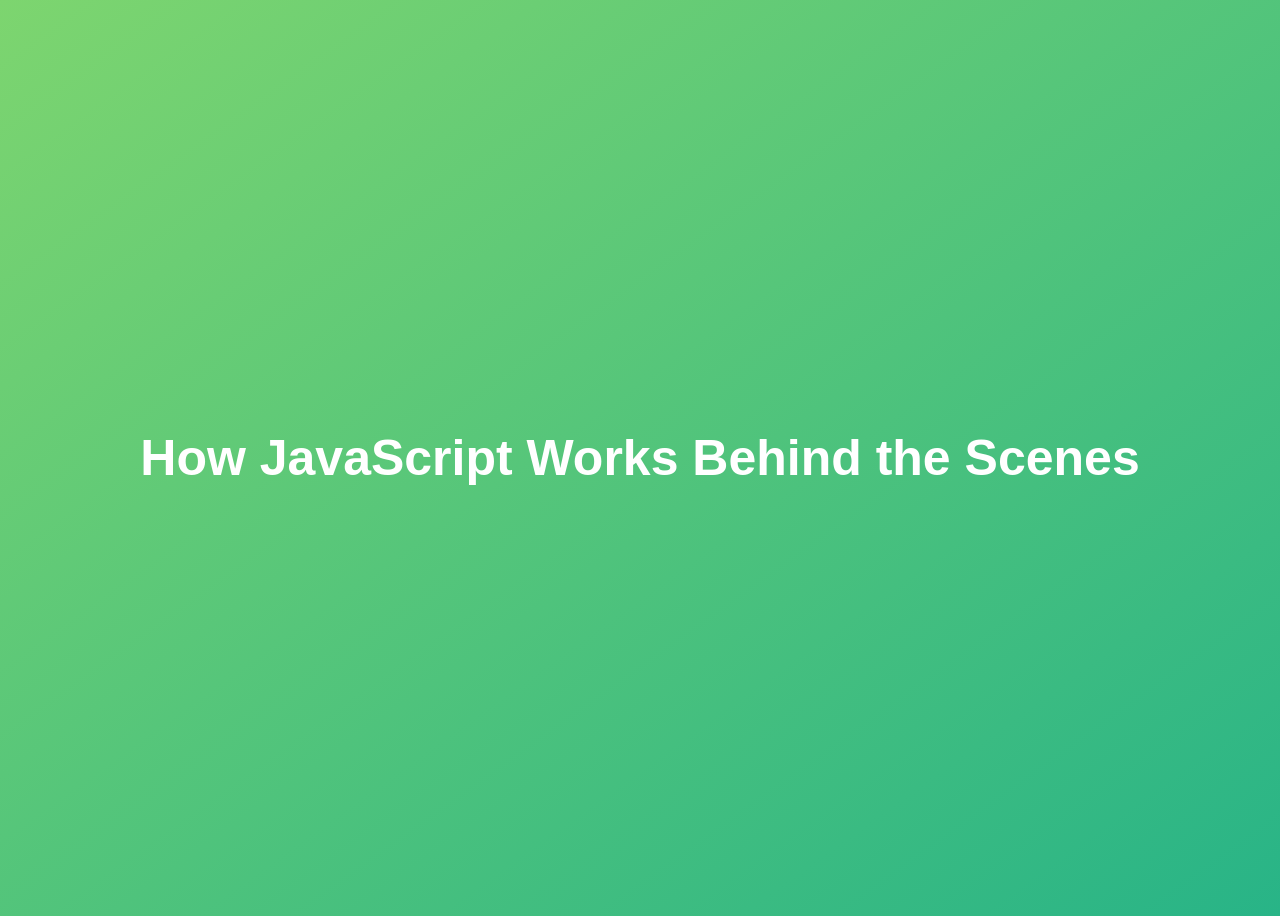
<file: index.html>
<!DOCTYPE html>
<html lang="en">
  <head>
    <meta charset="UTF-8" />
    <meta name="viewport" content="width=device-width, initial-scale=1.0" />
    <meta http-equiv="X-UA-Compatible" content="ie=edge" />
    <title>How JavaScript Works Behind the Scenes</title>
    <style>
      body {
        height: 100vh;
        display: flex;
        align-items: center;
        background: linear-gradient(to top left, #28b487, #7dd56f);
      }
      h1 {
        font-family: sans-serif;
        font-size: 50px;
        line-height: 1.3;
        width: 100%;
        padding: 30px;
        text-align: center;
        color: white;
      }
    </style>
  </head>
  <body>
    <h1>How JavaScript Works Behind the Scenes</h1>
    <script src="script.js"></script>
  </body>
</html>
</file>
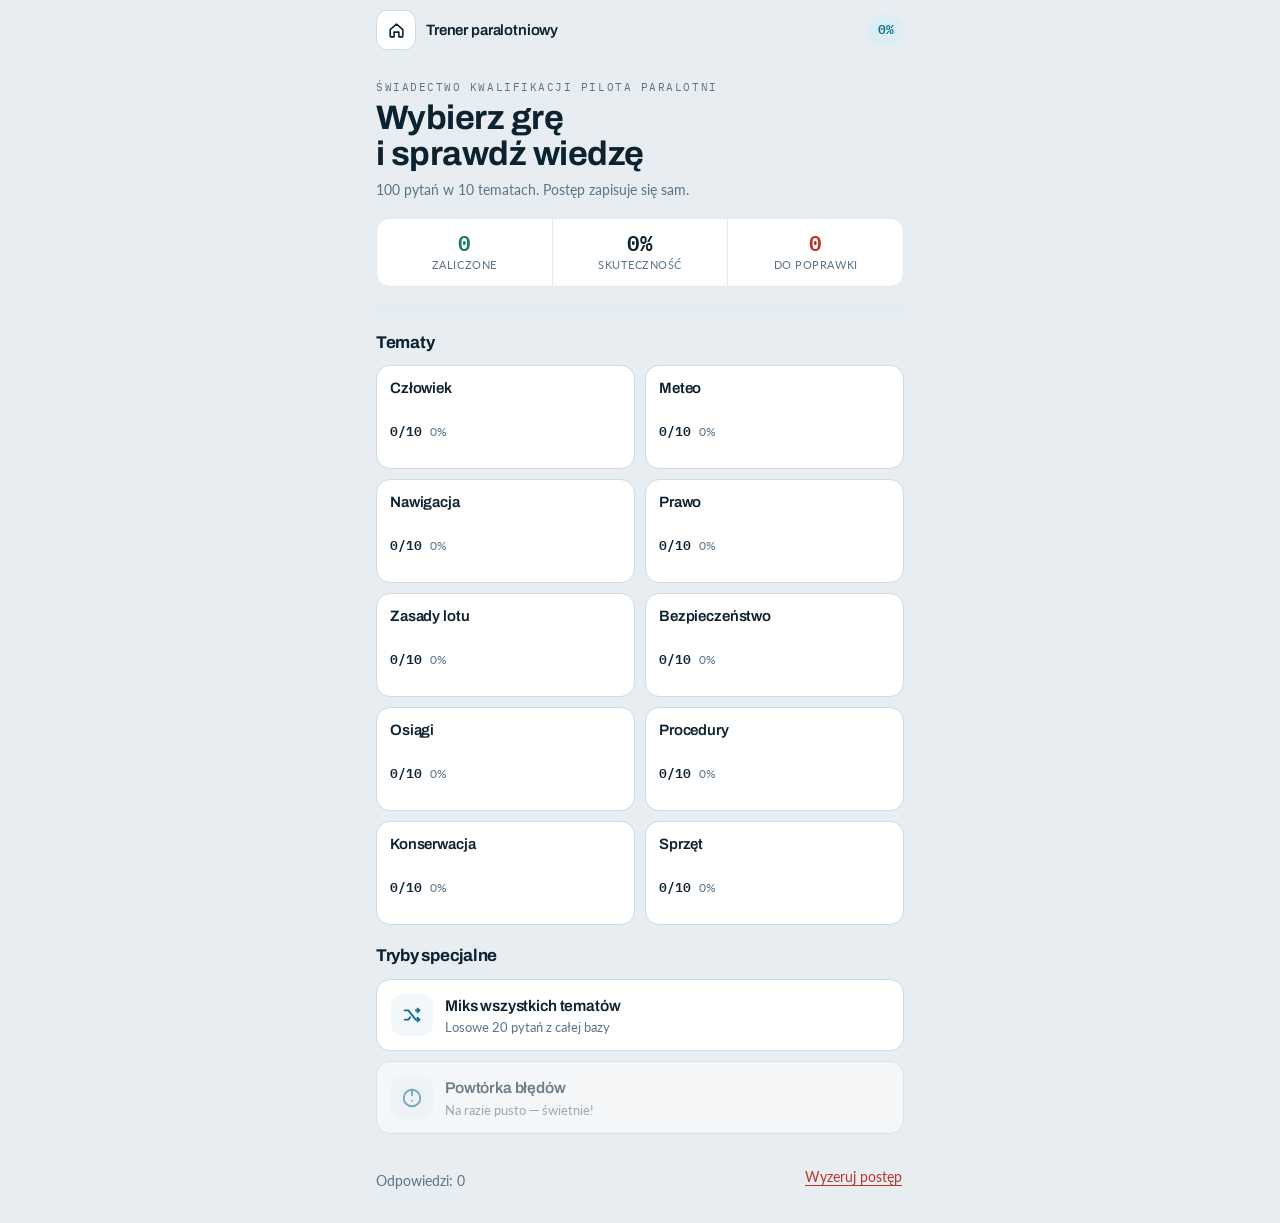
<file: quiz/index.html>
<!DOCTYPE html>
<html lang="pl">
  <head>
    <meta charset="UTF-8" />
    <meta name="viewport" content="width=device-width, initial-scale=1, viewport-fit=cover" />
    <meta name="description" content="Trening do świadectwa kwalifikacji pilota paralotni: fiszki, test ABCD, pytania otwarte, prawda/fałsz i runda na czas." />
    <meta name="theme-color" content="#e7edf1" />
    <title>Trener paralotniowy</title>
    <link rel="preconnect" href="https://fonts.googleapis.com" />
    <link rel="preconnect" href="https://fonts.gstatic.com" crossorigin />
    <link
      rel="stylesheet"
      href="https://fonts.googleapis.com/css2?family=Archivo:wght@600;700;800&family=IBM+Plex+Mono:wght@500;600&family=Lato:wght@400;700;900&display=swap"
    />
    <link rel="stylesheet" href="styles.css" />
  </head>
  <body>
    <div id="app"></div>
    <script src="questions.js"></script>
    <script src="app.js"></script>
  </body>
</html>
</file>
<file: quiz/styles.css>
/* ---------- tokens ---------- */
:root {
  --bg: #e7edf1;
  --surface: #ffffff;
  --surface-2: #f2f7f9;
  --ink: #0d2230;
  --muted: #5a7488;
  --line: #ccdbe4;
  --line-soft: #e2ebf0;
  --accent: #dd4f1d;
  --accent-soft: #fbe6dd;
  --on-accent: #ffffff;
  --sky: #0f6f8e;
  --sky-soft: #dceef4;
  --good: #1a7f54;
  --good-soft: #dcf0e6;
  --bad: #b93526;
  --bad-soft: #fbe2df;
  --shadow: 0 1px 2px rgba(13, 34, 48, 0.07), 0 8px 20px -12px rgba(13, 34, 48, 0.3);
  --radius: 14px;
  --tap: 52px;
}

@media (prefers-color-scheme: dark) {
  :root:not([data-theme='light']) {
    --bg: #0a1620;
    --surface: #11232f;
    --surface-2: #17303f;
    --ink: #e4eef4;
    --muted: #8ea7b7;
    --line: #23404f;
    --line-soft: #1a3341;
    --accent: #ff7a45;
    --accent-soft: #3a1e14;
    --on-accent: #1a0d07;
    --sky: #4fb9dc;
    --sky-soft: #10303d;
    --good: #45c489;
    --good-soft: #0f3229;
    --bad: #ff6f5e;
    --bad-soft: #3a1714;
    --shadow: 0 1px 2px rgba(0, 0, 0, 0.4), 0 10px 24px -14px rgba(0, 0, 0, 0.8);
  }
}

:root[data-theme='dark'] {
  --bg: #0a1620;
  --surface: #11232f;
  --surface-2: #17303f;
  --ink: #e4eef4;
  --muted: #8ea7b7;
  --line: #23404f;
  --line-soft: #1a3341;
  --accent: #ff7a45;
  --accent-soft: #3a1e14;
  --on-accent: #1a0d07;
  --sky: #4fb9dc;
  --sky-soft: #10303d;
  --good: #45c489;
  --good-soft: #0f3229;
  --bad: #ff6f5e;
  --bad-soft: #3a1714;
  --shadow: 0 1px 2px rgba(0, 0, 0, 0.4), 0 10px 24px -14px rgba(0, 0, 0, 0.8);
}

/* ---------- base ---------- */
* { box-sizing: border-box; }

html, body { height: 100%; }

body {
  margin: 0;
  background: var(--bg);
  color: var(--ink);
  font-family: 'Lato', system-ui, -apple-system, 'Segoe UI', sans-serif;
  font-size: 16px;
  line-height: 1.5;
  -webkit-text-size-adjust: 100%;
  -webkit-tap-highlight-color: transparent;
}

h1, h2, h3 {
  font-family: 'Archivo', system-ui, sans-serif;
  font-weight: 700;
  letter-spacing: -0.015em;
  text-wrap: balance;
  margin: 0;
}

button { font: inherit; color: inherit; }

:focus-visible {
  outline: 3px solid var(--sky);
  outline-offset: 2px;
  border-radius: 6px;
}

.mono {
  font-family: 'IBM Plex Mono', ui-monospace, 'SFMono-Regular', Menlo, monospace;
  font-variant-numeric: tabular-nums;
}

.shell {
  max-width: 560px;
  margin: 0 auto;
  min-height: 100%;
  display: flex;
  flex-direction: column;
}

/* ---------- topbar ---------- */
.topbar {
  position: sticky;
  top: env(safe-area-inset-top, 0px);
  z-index: 20;
  display: flex;
  align-items: center;
  gap: 10px;
  padding: 10px 16px;
  background: color-mix(in srgb, var(--bg) 88%, transparent);
  backdrop-filter: blur(10px);
  border-bottom: 1px solid var(--line-soft);
}

.topbar .crumb {
  flex: 1;
  min-width: 0;
  font-family: 'Archivo', system-ui, sans-serif;
  font-weight: 600;
  font-size: 15px;
  letter-spacing: -0.01em;
  white-space: nowrap;
  overflow: hidden;
  text-overflow: ellipsis;
}

.iconbtn {
  flex: none;
  width: 40px;
  height: 40px;
  display: grid;
  place-items: center;
  border: 1px solid var(--line);
  background: var(--surface);
  border-radius: 11px;
  cursor: pointer;
  transition: transform 0.12s ease, border-color 0.12s ease;
}
.iconbtn:active { transform: scale(0.94); }
.iconbtn svg { width: 19px; height: 19px; }

.badge-pct {
  flex: none;
  padding: 6px 10px;
  border-radius: 999px;
  background: var(--sky-soft);
  color: var(--sky);
  font-size: 13px;
  font-weight: 600;
}

/* ---------- page ---------- */
.page {
  flex: 1;
  padding: 18px 16px calc(28px + env(safe-area-inset-bottom, 0px));
  display: flex;
  flex-direction: column;
  gap: 18px;
}

.eyebrow {
  font-family: 'IBM Plex Mono', monospace;
  font-size: 11px;
  letter-spacing: 0.14em;
  text-transform: uppercase;
  color: var(--muted);
  margin: 0 0 4px;
}

.h-hero { font-size: clamp(27px, 8vw, 34px); line-height: 1.08; }
.h-sec { font-size: 17px; }
.sub { color: var(--muted); font-size: 14px; margin: 6px 0 0; }

/* ---------- tape (altitude-strip progress) ---------- */
.tape {
  position: relative;
  height: 7px;
  border-radius: 4px;
  background: var(--line-soft);
  overflow: hidden;
}
.tape > i,
.tape > u {
  position: absolute;
  inset: 0 auto 0 0;
  display: block;
  border-radius: 4px;
  transition: width 0.45s cubic-bezier(0.22, 1, 0.36, 1);
}
.tape > i { background: color-mix(in srgb, var(--accent) 40%, var(--line-soft)); }
.tape > u { background: var(--accent); }
.tape > i::after,
.tape > u::after {
  content: '';
  position: absolute;
  inset: 0;
  background: repeating-linear-gradient(
    90deg,
    transparent 0 13px,
    color-mix(in srgb, var(--bg) 55%, transparent) 13px 14px
  );
  pointer-events: none;
}

/* ---------- stats strip ---------- */
.stats {
  display: grid;
  grid-template-columns: repeat(3, 1fr);
  gap: 1px;
  background: var(--line-soft);
  border: 1px solid var(--line-soft);
  border-radius: var(--radius);
  overflow: hidden;
}
.stats div {
  background: var(--surface);
  padding: 12px 10px;
  text-align: center;
}
.stats b {
  display: block;
  font-family: 'IBM Plex Mono', monospace;
  font-variant-numeric: tabular-nums;
  font-size: 21px;
  font-weight: 600;
  line-height: 1.1;
}
.stats span {
  display: block;
  margin-top: 3px;
  font-size: 11px;
  letter-spacing: 0.05em;
  text-transform: uppercase;
  color: var(--muted);
}
.stats .v-good b { color: var(--good); }
.stats .v-bad b { color: var(--bad); }

/* ---------- cards / tiles ---------- */
.section { display: flex; flex-direction: column; gap: 10px; }

.grid-2 {
  display: grid;
  grid-template-columns: repeat(2, minmax(0, 1fr));
  gap: 10px;
}
@media (max-width: 359px) { .grid-2 { grid-template-columns: 1fr; } }

.tile {
  display: flex;
  flex-direction: column;
  gap: 8px;
  padding: 13px 13px 12px;
  min-height: 104px;
  text-align: left;
  background: var(--surface);
  border: 1px solid var(--line);
  border-radius: var(--radius);
  cursor: pointer;
  transition: transform 0.13s ease, border-color 0.13s ease, box-shadow 0.13s ease;
}
.tile:hover { border-color: var(--accent); }
.tile:active { transform: scale(0.975); }
.tile .t-name {
  font-family: 'Archivo', system-ui, sans-serif;
  font-weight: 600;
  font-size: 15px;
  line-height: 1.2;
  letter-spacing: -0.01em;
  flex: 1;
}
.tile .t-meta {
  display: flex;
  align-items: baseline;
  justify-content: space-between;
  gap: 8px;
  font-size: 12px;
  color: var(--muted);
}
.tile .t-meta .mono { font-size: 13px; color: var(--ink); font-weight: 600; white-space: nowrap; }
.tile.done { border-color: var(--good); }
.tile.done .t-meta .mono { color: var(--good); }

.tile-wide {
  display: flex;
  align-items: center;
  gap: 12px;
  width: 100%;
  padding: 14px;
  text-align: left;
  background: var(--surface);
  border: 1px solid var(--line);
  border-radius: var(--radius);
  cursor: pointer;
  transition: transform 0.13s ease, border-color 0.13s ease;
}
.tile-wide:hover { border-color: var(--accent); }
.tile-wide:active { transform: scale(0.985); }
.tile-wide .glyph {
  flex: none;
  width: 42px;
  height: 42px;
  display: grid;
  place-items: center;
  border-radius: 12px;
  background: var(--surface-2);
  color: var(--sky);
}
.tile-wide .glyph svg { width: 22px; height: 22px; }
.tile-wide .tw-body { flex: 1; min-width: 0; }
.tile-wide .tw-title {
  display: block;
  font-family: 'Archivo', system-ui, sans-serif;
  font-weight: 600;
  font-size: 15.5px;
  letter-spacing: -0.01em;
}
.tile-wide .tw-sub { display: block; font-size: 13px; line-height: 1.35; color: var(--muted); margin-top: 2px; }
.tile-wide .chev { flex: none; color: var(--muted); }
.tile-wide.hot { border-color: var(--accent); background: var(--accent-soft); }
.tile-wide.hot .glyph { background: var(--accent); color: var(--on-accent); }
.tile-wide.mute { opacity: 0.55; cursor: not-allowed; }

/* ---------- buttons ---------- */
.btn {
  min-height: var(--tap);
  padding: 13px 18px;
  border-radius: 12px;
  border: 1px solid var(--line);
  background: var(--surface);
  font-family: 'Archivo', system-ui, sans-serif;
  font-weight: 600;
  font-size: 15.5px;
  cursor: pointer;
  transition: transform 0.12s ease, filter 0.12s ease;
}
.btn:active { transform: scale(0.975); }
.btn-primary { background: var(--accent); border-color: var(--accent); color: var(--on-accent); }
.btn-good { background: var(--good-soft); border-color: var(--good); color: var(--good); }
.btn-bad { background: var(--bad-soft); border-color: var(--bad); color: var(--bad); }
.btn-ghost { background: transparent; }
.btn-row { display: grid; grid-template-columns: 1fr 1fr; gap: 10px; }
.btn-full { width: 100%; }

.linkbtn {
  border: 0;
  background: none;
  padding: 8px 2px;
  color: var(--muted);
  font-size: 13.5px;
  text-decoration: underline;
  text-underline-offset: 3px;
  cursor: pointer;
}
.linkbtn.danger { color: var(--bad); }

/* ---------- play ---------- */
.playbar {
  display: flex;
  align-items: center;
  gap: 10px;
  font-size: 12.5px;
  color: var(--muted);
}
.playbar .tape { flex: 1; }
.playbar .mono { color: var(--ink); font-weight: 600; }

.qcard {
  background: var(--surface);
  border: 1px solid var(--line);
  border-radius: 18px;
  padding: 18px 16px;
  box-shadow: var(--shadow);
}
.qtext {
  font-family: 'Archivo', system-ui, sans-serif;
  font-weight: 600;
  font-size: 19px;
  line-height: 1.32;
  letter-spacing: -0.015em;
}
.qtopic {
  font-family: 'IBM Plex Mono', monospace;
  font-size: 10.5px;
  letter-spacing: 0.12em;
  text-transform: uppercase;
  color: var(--muted);
  margin-bottom: 9px;
}

.opts { display: flex; flex-direction: column; gap: 9px; }
.opt {
  display: flex;
  align-items: flex-start;
  gap: 11px;
  width: 100%;
  padding: 13px 14px;
  text-align: left;
  background: var(--surface);
  border: 1px solid var(--line);
  border-radius: 13px;
  font-size: 15.5px;
  line-height: 1.38;
  cursor: pointer;
  transition: transform 0.1s ease, border-color 0.12s ease, background 0.12s ease;
}
.opt:active { transform: scale(0.985); }
.opt .key {
  flex: none;
  width: 25px;
  height: 25px;
  display: grid;
  place-items: center;
  border-radius: 8px;
  background: var(--surface-2);
  font-family: 'IBM Plex Mono', monospace;
  font-size: 12.5px;
  font-weight: 600;
  color: var(--muted);
}
.opt.is-right { border-color: var(--good); background: var(--good-soft); }
.opt.is-right .key { background: var(--good); color: var(--surface); }
.opt.is-wrong { border-color: var(--bad); background: var(--bad-soft); }
.opt.is-wrong .key { background: var(--bad); color: var(--surface); }
.opt.is-pick { border-color: var(--accent); background: var(--accent-soft); }
.opt.is-pick .key { background: var(--accent); color: var(--on-accent); }
.opt.locked { cursor: default; }
.opt.dim { opacity: 0.5; }

/* flashcard */
.flip {
  perspective: 1200px;
  cursor: pointer;
}
.flip-in {
  position: relative;
  display: grid;
  transform-style: preserve-3d;
  transition: transform 0.5s cubic-bezier(0.3, 1, 0.4, 1);
  min-height: 190px;
}
.flip.on .flip-in { transform: rotateY(180deg); }
.flip-face {
  grid-area: 1 / 1 / 2 / 2;
  backface-visibility: hidden;
  -webkit-backface-visibility: hidden;
  display: flex;
  flex-direction: column;
  justify-content: center;
  gap: 10px;
  padding: 20px 17px;
  border-radius: 18px;
  border: 1px solid var(--line);
  background: var(--surface);
  box-shadow: var(--shadow);
}
.flip-face.back {
  transform: rotateY(180deg);
  background: var(--sky-soft);
  border-color: var(--sky);
}
.flip-hint {
  font-family: 'IBM Plex Mono', monospace;
  font-size: 10.5px;
  letter-spacing: 0.12em;
  text-transform: uppercase;
  color: var(--muted);
}
.flip-q {
  font-size: 13.5px;
  line-height: 1.35;
  color: var(--muted);
  padding-bottom: 9px;
  border-bottom: 1px solid color-mix(in srgb, var(--sky) 30%, transparent);
}
.flip-ans {
  font-family: 'Archivo', system-ui, sans-serif;
  font-weight: 600;
  font-size: 18px;
  line-height: 1.34;
  letter-spacing: -0.01em;
}

/* typed answer */
.field {
  width: 100%;
  min-height: var(--tap);
  padding: 13px 14px;
  border: 1px solid var(--line);
  border-radius: 12px;
  background: var(--surface);
  color: var(--ink);
  font: inherit;
  font-size: 16px;
  resize: vertical;
}
.field::placeholder { color: var(--muted); }
.field:focus { border-color: var(--sky); outline: none; }

.reveal {
  border-radius: 13px;
  border: 1px solid var(--line);
  background: var(--surface-2);
  padding: 13px 14px;
  display: flex;
  flex-direction: column;
  gap: 5px;
}
.reveal.ok { border-color: var(--good); background: var(--good-soft); }
.reveal.no { border-color: var(--bad); background: var(--bad-soft); }
.reveal .lab {
  font-family: 'IBM Plex Mono', monospace;
  font-size: 10.5px;
  letter-spacing: 0.12em;
  text-transform: uppercase;
  color: var(--muted);
}
.reveal .val { font-size: 15.5px; line-height: 1.38; font-weight: 700; }
.reveal .why { font-size: 14px; line-height: 1.45; color: var(--muted); font-weight: 400; }

.verdict {
  display: flex;
  align-items: center;
  gap: 9px;
  font-family: 'Archivo', system-ui, sans-serif;
  font-weight: 700;
  font-size: 16px;
}
.verdict.ok { color: var(--good); }
.verdict.no { color: var(--bad); }
.verdict svg { width: 20px; height: 20px; }

/* lista wariantów pokazywana razem z kluczem */
.ansopts {
  display: flex;
  flex-direction: column;
  gap: 5px;
  margin: 3px 0 6px;
}
.ansopts.plain { margin-top: 12px; }
.ansopt {
  display: flex;
  gap: 9px;
  font-size: 14.5px;
  line-height: 1.36;
  font-weight: 400;
  color: var(--muted);
}
.ansopt b {
  flex: none;
  min-width: 13px;
  font-family: 'IBM Plex Mono', monospace;
  font-size: 12px;
  font-weight: 600;
}
.ansopt.key { color: var(--ink); font-weight: 700; }
.ansopt.key b { color: var(--good); }

/* prawda / fałsz — teza jako samodzielne zdanie */
.tf-stmt {
  font-family: 'Archivo', system-ui, sans-serif;
  font-weight: 600;
  font-size: 19px;
  line-height: 1.34;
  letter-spacing: -0.015em;
}

/* timer */
.timer {
  font-family: 'IBM Plex Mono', monospace;
  font-variant-numeric: tabular-nums;
  font-weight: 600;
  font-size: 13px;
  padding: 5px 9px;
  border-radius: 999px;
  background: var(--surface-2);
  border: 1px solid var(--line);
}
.timer.low { background: var(--bad-soft); border-color: var(--bad); color: var(--bad); }

/* polar figure */
.fig {
  margin-top: 12px;
  padding: 10px;
  border: 1px solid var(--line-soft);
  border-radius: 12px;
  background: var(--surface-2);
}
.fig svg { display: block; width: 100%; height: auto; max-width: 100%; }

/* ---------- summary ---------- */
.score-wrap { display: flex; align-items: center; gap: 16px; }
.ring { flex: none; width: 104px; height: 104px; }
.ring text {
  font-family: 'IBM Plex Mono', monospace;
  font-weight: 600;
  fill: var(--ink);
}

.miss {
  border: 1px solid var(--line);
  border-radius: 13px;
  background: var(--surface);
  padding: 13px 14px;
  display: flex;
  flex-direction: column;
  gap: 5px;
}
.miss .m-q { font-weight: 700; font-size: 15px; line-height: 1.35; }
.miss .m-mine { font-size: 14.5px; line-height: 1.4; color: var(--bad); }
.miss .m-a { font-size: 14.5px; line-height: 1.4; color: var(--good); }
.miss .m-w { font-size: 13.5px; line-height: 1.45; color: var(--muted); }

/* ---------- egzamin ---------- */
.exam {
  list-style: none;
  margin: 0;
  padding: 0;
  display: flex;
  flex-direction: column;
  gap: 14px;
}
.exam-item .qcard { transition: border-color 0.15s ease; }
.exam-item.answered .qcard { border-color: var(--accent); }

.exam-bar {
  position: sticky;
  bottom: 0;
  z-index: 10;
  margin: 0 -16px -28px;
  padding: 12px 16px calc(14px + env(safe-area-inset-bottom, 0px));
  background: linear-gradient(to top, var(--bg) 62%, transparent);
}

/* ---------- ostrzeżenie o pamięci ---------- */
.warn {
  font-size: 13.5px;
  line-height: 1.5;
  color: var(--ink);
  background: var(--bad-soft);
  border: 1px solid var(--bad);
  border-radius: 12px;
  padding: 12px 13px;
}
.warn b { color: var(--bad); }

/* ---------- misc ---------- */
.note {
  font-size: 13px;
  line-height: 1.5;
  color: var(--muted);
  background: var(--surface-2);
  border: 1px solid var(--line-soft);
  border-radius: 12px;
  padding: 11px 13px;
}

.dialog-back {
  position: fixed;
  inset: 0;
  z-index: 50;
  background: rgba(6, 18, 26, 0.55);
  display: grid;
  place-items: end center;
  padding: 16px;
  padding-bottom: calc(16px + env(safe-area-inset-bottom, 0px));
}
.dialog {
  width: 100%;
  max-width: 528px;
  background: var(--surface);
  border: 1px solid var(--line);
  border-radius: 18px;
  padding: 18px 16px;
  display: flex;
  flex-direction: column;
  gap: 12px;
  box-shadow: var(--shadow);
}

.foot {
  display: flex;
  justify-content: space-between;
  align-items: center;
  gap: 12px;
  padding-top: 6px;
  border-top: 1px solid var(--line-soft);
}

.pop { animation: pop 0.3s cubic-bezier(0.2, 1.2, 0.4, 1); }
@keyframes pop {
  from { transform: scale(0.97); opacity: 0.4; }
  to { transform: scale(1); opacity: 1; }
}

@media (prefers-reduced-motion: reduce) {
  *, *::before, *::after {
    animation-duration: 0.01ms !important;
    transition-duration: 0.01ms !important;
  }
}
</file>
